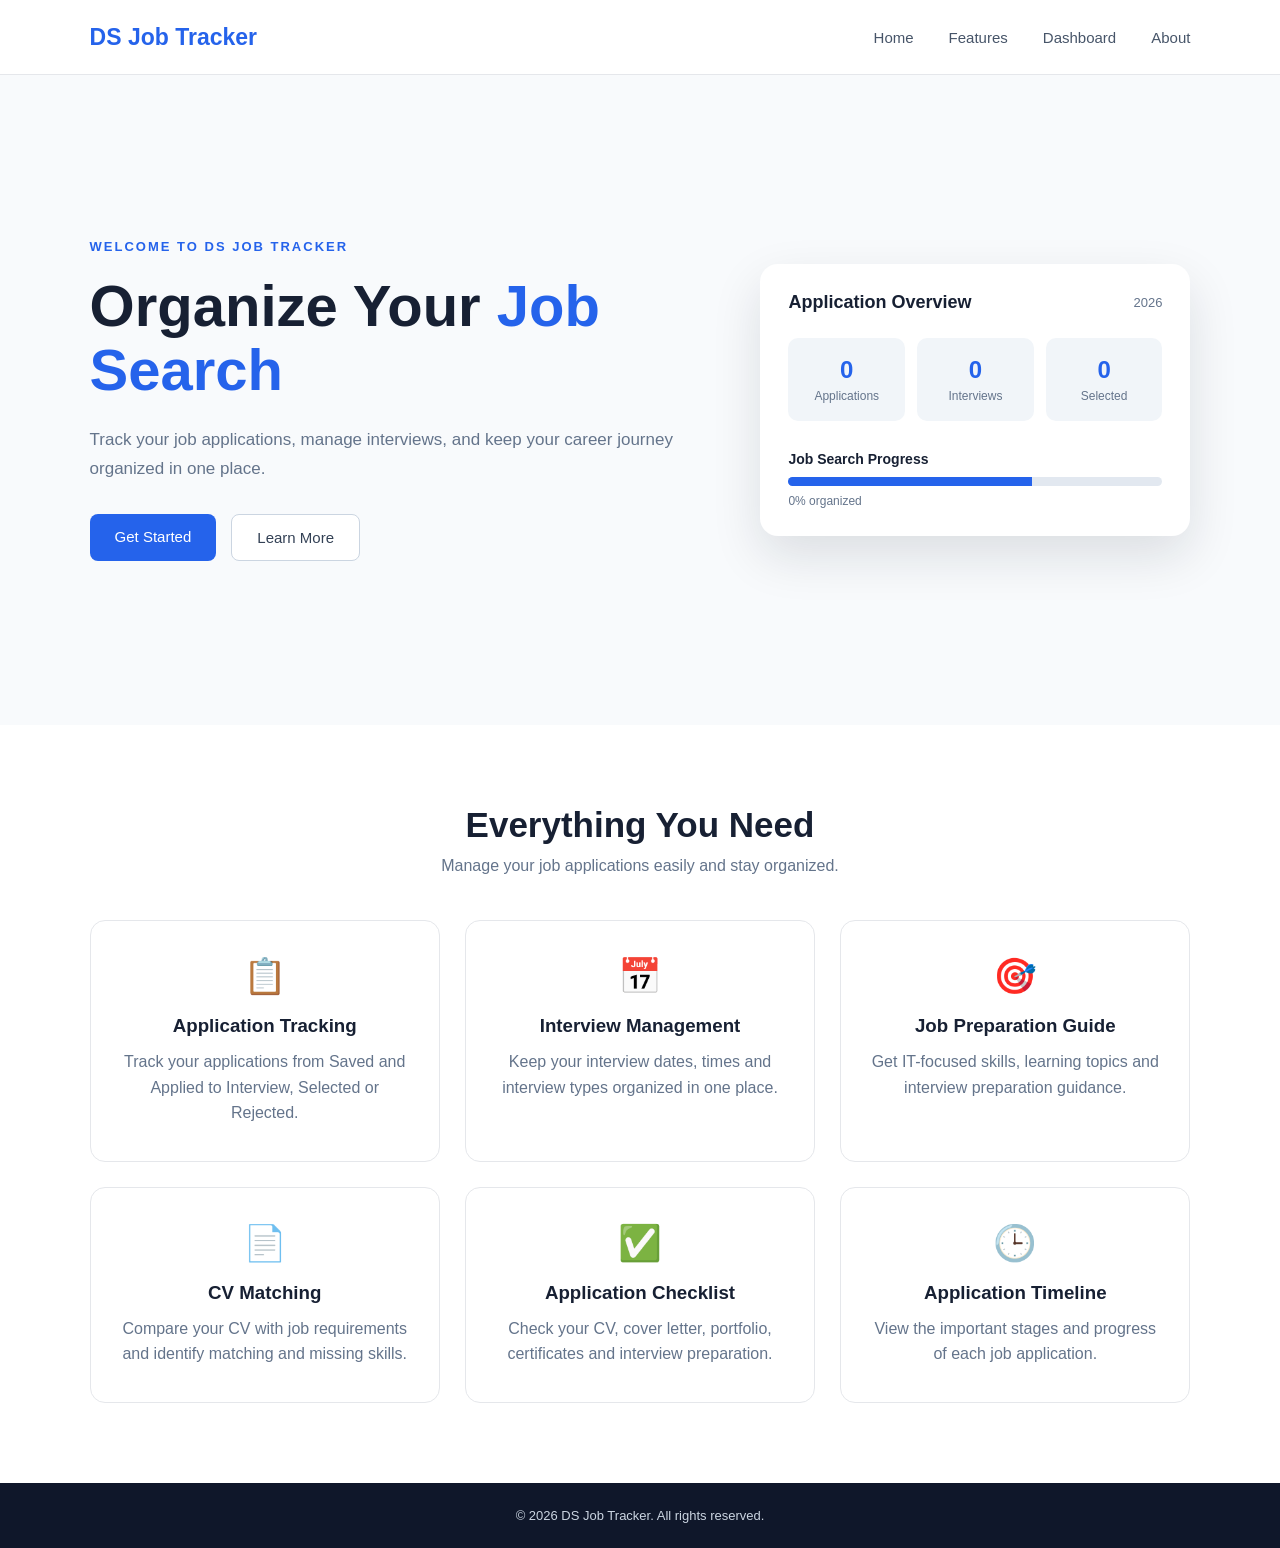
<file: index.html>
<!DOCTYPE html>
<html lang="en">
<head>
    <meta charset="UTF-8">
    <meta name="viewport" content="width=device-width, initial-scale=1.0">

    <title>DS Job Tracker</title>

    <link rel="stylesheet" href="css/style.css">
</head>

<body>

    <header>
        <div class="logo">DS Job Tracker</div>

        <nav>
            <a href="index.html">Home</a>
            <a href="#features">Features</a>
            <a href="dashboard.html">Dashboard</a>
            <a href="#about">About</a>
        </nav>

    </header>

    <main>

        <section class="hero" id="home">

            <div class="hero-content">

                <p class="welcome">WELCOME TO DS JOB TRACKER</p>

                <h1>
                    Organize Your
                    <span>Job Search</span>
                </h1>

                <p class="description">
                    Track your job applications, manage interviews,
                    and keep your career journey organized in one place.
                </p>

                <div class="hero-buttons">
                    <a href="dashboard.html" class="btn-primary">Get Started</a>
                    <button class="secondary-btn" onclick="openLearnMore()">Learn More</button>
                </div>

            </div>

            <div class="hero-card">

                <div class="card-header">
                    <h3>Application Overview</h3>
                    <span id="homeYear">2026</span>
                </div>

                <div class="stats">

                    <div class="stat-box">
                            <h2 id="homeApplications">0</h2>
                            <p>Applications</p>
                        </div>

                        <div class="stat-box">
                            <h2 id="homeInterviews">0</h2>
                            <p>Interviews</p>
                        </div>

                        <div class="stat-box">
                            <h2 id="homeSelected">0</h2>
                            <p>Selected</p>
                    </div>
                </div>

                <div class="progress-section">
                    <p>Job Search Progress</p>

                    <div class="progress-bar">
                        <div class="progress"></div>
                    </div>

                    <span id="homeProgressText">65% organized</span>
                </div>

            </div>

        </section>

        <section class="features" id="features">

            <h2>Everything You Need</h2>

            <p class="section-text">
                Manage your job applications easily and stay organized.
            </p>

            <div class="feature-container">

                <div class="feature-card">
                    <div class="icon">📋</div>
                    <h3>Application Tracking</h3>
                    <p>
                        Track your applications from Saved and Applied
                        to Interview, Selected or Rejected.
                    </p>
                </div>

                <div class="feature-card">
                    <div class="icon">📅</div>
                    <h3>Interview Management</h3>
                    <p>
                        Keep your interview dates, times and interview
                        types organized in one place.
                    </p>
                </div>

                <div class="feature-card">
                    <div class="icon">🎯</div>
                    <h3>Job Preparation Guide</h3>
                    <p>
                        Get IT-focused skills, learning topics and
                        interview preparation guidance.
                    </p>
                </div>

                <div class="feature-card">
                    <div class="icon">📄</div>
                    <h3>CV Matching</h3>
                    <p>
                        Compare your CV with job requirements and
                        identify matching and missing skills.
                    </p>
                </div>

                <div class="feature-card">
                    <div class="icon">✅</div>
                    <h3>Application Checklist</h3>
                    <p>
                        Check your CV, cover letter, portfolio,
                        certificates and interview preparation.
                    </p>
                </div>

                <div class="feature-card">
                    <div class="icon">🕒</div>
                    <h3>Application Timeline</h3>
                    <p>
                        View the important stages and progress of
                        each job application.
                    </p>
                </div>

            </div>

        </section>

    </main>

    <!-- Learn More Modal -->

<div id="learnMoreModal" class="modal">

    <div class="modal-content learn-more-content">

        <span class="close" onclick="closeLearnMore()">
            &times;
        </span>

        <h2>About DS Job Tracker</h2>

        <p>
            DS Job Tracker is a smart job application management system
            designed to help job seekers organize and manage their
            job applications in one place.
        </p>

        <div class="learn-more-section">

            <h3>📌 Main Features</h3>

            <ul>
                <li>Job application tracking</li>
                <li>Application status management</li>
                <li>Interview date, time and type tracking</li>
                <li>Notes and next-action management</li>
                <li>Application timeline</li>
                <li>Job preparation guidance</li>
                <li>Application checklist</li>
                <li>CV Match</li>
                <li>Application statistics dashboard</li>
            </ul>

        </div>

        <div class="learn-more-section">

            <h3>📄 CV Match</h3>

            <p>
                The CV Match feature allows users to upload their CV
                in PDF or TXT format and compare it with the selected
                job role.
            </p>

            <p>
                Currently supported roles:
            </p>

            <div class="role-tags">
                <span>Software QA</span>
                <span>Software Engineer</span>
                <span>Business Analyst</span>
                <span>Frontend Developer</span>
                <span>Data Analyst</span>
            </div>

        </div>

        <div class="learn-more-section">

            <h3>🛠️ Technologies</h3>

            <p>
                HTML • CSS • JavaScript • LocalStorage • PDF.js
            </p>

        </div>

        <div class="learn-more-section">

            <h3>🎯 Purpose</h3>

            <p>
                The goal of this project is to make job application
                tracking more organized while helping users prepare
                for different IT career opportunities.
            </p>

        </div>

    </div>

</div>

    <footer>
        <p>© 2026 DS Job Tracker. All rights reserved.</p>
    </footer>

    <script src="js/app.js"></script>

</body>
</html>
</file>
<file: css/style.css>
/* ========================================
   RESET
======================================== */

* {

    margin: 0;

    padding: 0;

    box-sizing: border-box;

}


html {

    scroll-behavior: smooth;

}


body {

    font-family: Arial, sans-serif;

    background: #f8fafc;

    color: #172033;

}



/* ========================================
   HEADER
======================================== */

header {

    width: 100%;

    height: 75px;

    display: flex;

    align-items: center;

    justify-content: space-between;

    padding: 0 7%;

    background: white;

    border-bottom: 1px solid #e5e7eb;

}


.logo {

    font-size: 23px;

    font-weight: bold;

    color: #2563eb;

}


nav {

    display: flex;

    gap: 35px;

}


nav a {

    text-decoration: none;

    color: #475569;

    font-size: 15px;

}


nav a:hover {

    color: #2563eb;

}


.login-btn {

    padding: 11px 22px;

    border: none;

    border-radius: 8px;

    background: #2563eb;

    color: white;

    cursor: pointer;

}



/* ========================================
   HERO
======================================== */

.hero {

    min-height: 650px;

    padding: 90px 7%;

    display: flex;

    align-items: center;

    justify-content: space-between;

    gap: 60px;

}


.hero-content {

    max-width: 600px;

}


.welcome {

    color: #2563eb;

    font-size: 13px;

    font-weight: bold;

    letter-spacing: 2px;

    margin-bottom: 20px;

}


.hero h1 {

    font-size: 58px;

    line-height: 1.1;

    margin-bottom: 25px;

}


.hero h1 span {

    color: #2563eb;

}


.description {

    color: #64748b;

    font-size: 17px;

    line-height: 1.7;

    margin-bottom: 30px;

}


.hero-buttons {

    display: flex;

    gap: 15px;

}


.primary-btn,
.secondary-btn {

    padding: 14px 25px;

    border-radius: 8px;

    font-size: 15px;

    cursor: pointer;

}

.btn-primary {

    display: inline-block;

    padding: 14px 25px;

    border-radius: 8px;

    font-size: 15px;

    cursor: pointer;

    border: none;

    background: #2563eb;

    color: white;

    text-decoration: none;

}


.secondary-btn {

    border: 1px solid #cbd5e1;

    background: white;

    color: #334155;

}



/* ========================================
   HERO CARD
======================================== */

.hero-card {

    width: 430px;

    padding: 28px;

    background: white;

    border-radius: 18px;

    box-shadow:
        0 20px 50px
        rgba(15, 23, 42, 0.12);

}


.card-header {

    display: flex;

    justify-content: space-between;

    align-items: center;

    margin-bottom: 25px;

}


.card-header h3 {

    font-size: 18px;

}


.card-header span {

    color: #64748b;

    font-size: 13px;

}


.stats {

    display: grid;

    grid-template-columns:
        repeat(3, 1fr);

    gap: 12px;

}


.stat-box {

    padding: 18px 10px;

    text-align: center;

    background: #f1f5f9;

    border-radius: 10px;

}


.stat-box h2 {

    color: #2563eb;

    margin-bottom: 5px;

}


.stat-box p {

    color: #64748b;

    font-size: 12px;

}


.progress-section {

    margin-top: 30px;

}


.progress-section p {

    margin-bottom: 10px;

    font-size: 14px;

    font-weight: bold;

}


.progress-bar {

    height: 9px;

    background: #e2e8f0;

    border-radius: 20px;

    overflow: hidden;

}


.progress {

    width: 65%;

    height: 100%;

    background: #2563eb;

}


.progress-section span {

    display: block;

    margin-top: 8px;

    font-size: 12px;

    color: #64748b;

}



/* ========================================
   FEATURES
======================================== */

.features {

    padding: 80px 7%;

    background: white;

    text-align: center;

}


.features h2 {

    font-size: 35px;

    margin-bottom: 12px;

}


.section-text {

    color: #64748b;

    margin-bottom: 45px;

}


.feature-container {

    display: grid;

    grid-template-columns:
        repeat(3, 1fr);

    gap: 25px;

}


.feature-card {

    padding: 35px 25px;

    border: 1px solid #e5e7eb;

    border-radius: 15px;

    transition: 0.3s;

}


.feature-card:hover {

    transform: translateY(-5px);

    box-shadow:
        0 15px 30px
        rgba(15, 23, 42, 0.08);

}


.icon {

    font-size: 35px;

    margin-bottom: 18px;

}


.feature-card h3 {

    margin-bottom: 12px;

}


.feature-card p {

    color: #64748b;

    line-height: 1.6;

}



/* ========================================
   FOOTER
======================================== */

footer {

    padding: 25px;

    text-align: center;

    background: #0f172a;

    color: #cbd5e1;

    font-size: 13px;

}



/* ========================================
   DASHBOARD
======================================== */

.dashboard {

    padding: 55px 7%;

    min-height:
        calc(100vh - 75px);

    background: #f8fafc;

}


.dashboard-heading {

    display: flex;

    justify-content: space-between;

    align-items: center;

    gap: 30px;

    margin-bottom: 35px;

}


.dashboard-heading h1 {

    font-size: 32px;

    margin: 8px 0;

}


.dashboard-description {

    color: #64748b;

}


.add-job-btn {

    border: none;

    background: #2563eb;

    color: white;

    padding: 13px 22px;

    border-radius: 8px;

    cursor: pointer;

    font-size: 14px;

}


.add-job-btn:hover {

    background: #1d4ed8;

}



/* ========================================
   DASHBOARD STATISTICS
======================================== */

.dashboard-stats {

    display: grid;

    grid-template-columns:
        repeat(4, 1fr);

    gap: 20px;

    margin-bottom: 35px;

}


.dashboard-stat {

    background: white;

    border: 1px solid #e5e7eb;

    border-radius: 12px;

    padding: 22px;

    display: flex;

    align-items: center;

    gap: 15px;

}


.stat-icon {

    width: 45px;

    height: 45px;

    display: flex;

    align-items: center;

    justify-content: center;

    background: #eff6ff;

    border-radius: 10px;

    font-size: 21px;

}


.dashboard-stat p {

    color: #64748b;

    font-size: 13px;

    margin-bottom: 5px;

}


.dashboard-stat h2 {

    font-size: 25px;

}



/* ========================================
   APPLICATION SECTION
======================================== */

.applications-section {

    background: white;

    border: 1px solid #e5e7eb;

    border-radius: 14px;

    padding: 25px;

}


.section-heading {

    display: flex;

    justify-content: space-between;

    align-items: center;

    gap: 20px;

    margin-bottom: 25px;

}


.section-heading h2 {

    font-size: 21px;

    margin-bottom: 5px;

}


.section-heading p {

    color: #64748b;

    font-size: 13px;

}


.filter-area {

    display: flex;

    gap: 10px;

}


.filter-area input,
.filter-area select {

    padding: 10px 13px;

    border: 1px solid #cbd5e1;

    border-radius: 7px;

    outline: none;

}


.filter-area input:focus,
.filter-area select:focus {

    border-color: #2563eb;

}



/* ========================================
   TABLE
======================================== */

.table-container {

    overflow-x: auto;

}


table {

    width: 100%;

    border-collapse: collapse;

}


th {

    text-align: left;

    padding: 15px;

    background: #f8fafc;

    color: #64748b;

    font-size: 13px;

}


td {

    padding: 15px;

    border-bottom:
        1px solid #e5e7eb;

    font-size: 14px;

    vertical-align: middle;

}



/* ========================================
   JOB IMAGE
======================================== */

.job-image {

    width: 65px;

    height: 65px;

    object-fit: cover;

    border-radius: 8px;

    border: 1px solid #e5e7eb;

}


.no-image {

    width: 65px;

    height: 65px;

    display: flex;

    align-items: center;

    justify-content: center;

    background: #f1f5f9;

    border-radius: 8px;

    font-size: 25px;

}



/* ========================================
   STATUS
======================================== */

.status {

    padding: 6px 10px;

    border-radius: 20px;

    font-size: 12px;

    font-weight: bold;

}


.status-saved {

    background: #f1f5f9;

    color: #475569;

}


.status-applied {

    background: #dbeafe;

    color: #1d4ed8;

}


.status-interview {

    background: #fef3c7;

    color: #92400e;

}


.status-selected {

    background: #dcfce7;

    color: #166534;

}


.status-rejected {

    background: #fee2e2;

    color: #991b1b;

}



/* ========================================
   APPLY BUTTONS
======================================== */

.apply-btn,
.apply-email-btn {

    display: inline-block;

    padding: 8px 12px;

    border-radius: 7px;

    text-decoration: none;

    font-size: 12px;

    font-weight: bold;

}


.apply-btn {

    background: #2563eb;

    color: white;

}


.apply-email-btn {

    background: #eef2ff;

    color: #4338ca;

}


.no-apply {

    color: #94a3b8;

    font-size: 12px;

}



/* ========================================
   DELETE
======================================== */

.delete-btn {

    border: none;

    background: #fee2e2;

    color: #dc2626;

    padding: 7px 10px;

    border-radius: 6px;

    cursor: pointer;

    font-size: 12px;

}


.delete-btn:hover {

    background: #fecaca;

}



/* ========================================
   EMPTY
======================================== */

.empty-message {

    text-align: center;

    padding: 70px 20px;

    display: none;

}


.empty-icon {

    font-size: 45px;

    margin-bottom: 15px;

}


.empty-message h3 {

    margin-bottom: 8px;

}


.empty-message p {

    color: #64748b;

    margin-bottom: 20px;

}



/* ========================================
   MODAL
======================================== */

.modal {

    position: fixed;

    inset: 0;

    background:
        rgba(15, 23, 42, 0.55);

    display: none;

    align-items: center;

    justify-content: center;

    padding: 20px;

    z-index: 1000;

}


.modal-content {

    width: 100%;

    max-width: 520px;

    max-height: 90vh;

    overflow-y: auto;

    background: white;

    border-radius: 15px;

    padding: 28px;

}


.modal-header {

    display: flex;

    justify-content: space-between;

    align-items: center;

    margin-bottom: 25px;

}


.close-btn {

    border: none;

    background: none;

    font-size: 28px;

    cursor: pointer;

    color: #64748b;

}


.form-group {

    margin-bottom: 18px;

}


.form-group label {

    display: block;

    font-size: 13px;

    font-weight: bold;

    margin-bottom: 7px;

}


.optional {

    font-weight: normal;

    color: #64748b;

}


.form-group input,
.form-group select {

    width: 100%;

    padding: 12px;

    border: 1px solid #cbd5e1;

    border-radius: 7px;

    outline: none;

}


.form-group input:focus,
.form-group select:focus {

    border-color: #2563eb;

}


.form-group small {

    display: block;

    margin-top: 6px;

    color: #64748b;

    font-size: 11px;

}


.form-actions {

    display: flex;

    justify-content: flex-end;

    gap: 10px;

    margin-top: 25px;

}


.cancel-btn {

    padding: 12px 20px;

    border: 1px solid #cbd5e1;

    background: white;

    border-radius: 7px;

    cursor: pointer;

}



/* ========================================
   RESPONSIVE
======================================== */

@media (max-width: 1000px) {

    .dashboard-stats {

        grid-template-columns:
            repeat(2, 1fr);

    }

}


@media (max-width: 800px) {

    .hero {

        flex-direction: column;

        text-align: center;

    }


    .hero-card {

        width: 100%;

        max-width: 450px;

    }


    .feature-container {

        grid-template-columns: 1fr;

    }


    .dashboard-heading {

        flex-direction: column;

        align-items: flex-start;

    }


    .section-heading {

        flex-direction: column;

        align-items: flex-start;

    }

}


@media (max-width: 600px) {

    nav {

        display: none;

    }


    .dashboard {

        padding: 35px 5%;

    }


    .dashboard-stats {

        grid-template-columns: 1fr;

    }


    .filter-area {

        width: 100%;

        flex-direction: column;

    }


    .filter-area input,
    .filter-area select {

        width: 100%;

    }


    .dashboard-heading h1 {

        font-size: 27px;

    }


    .applications-section {

        padding: 18px;

    }


    .hero h1 {

        font-size: 40px;

    }


    .hero {

        padding: 60px 5%;

    }


    header {

        padding: 0 5%;

    }


    .login-btn {

        display: none;

    }

}

.form-group textarea {

    width: 100%;

    padding: 12px;

    border: 1px solid #cbd5e1;

    border-radius: 7px;

    outline: none;

    resize: vertical;

    font-family: Arial, sans-serif;

    font-size: 14px;

    line-height: 1.5;
}


.form-group textarea:focus {

    border-color: #2563eb;

}

.job-click {
    color: #2563eb;
    font-weight: 600;
    cursor: pointer;
}

.job-click:hover {
    text-decoration: underline;
}

.job-details-content {
    max-width: 650px;
}

.job-details {
    text-align: left;
}

.job-details-image {
    width: 100%;
    max-height: 250px;
    object-fit: contain;
    border-radius: 10px;
    margin-bottom: 20px;
}

.job-details-no-image {
    width: 100%;
    height: 180px;
    display: flex;
    align-items: center;
    justify-content: center;
    background: #f1f5f9;
    border-radius: 10px;
    font-size: 60px;
    margin-bottom: 20px;
}

.job-details h2 {
    margin-bottom: 5px;
}

.job-details h3 {
    margin-bottom: 20px;
    color: #64748b;
}

.description-box {
    margin-top: 20px;
    padding: 15px;
    background: #f8fafc;
    border-radius: 8px;
}

.description-box p {
    margin-top: 8px;
    line-height: 1.6;
    white-space: pre-wrap;
}

/* Edit Button */

.edit-btn {
    background: #2563eb;
    color: white;
    border: none;
    padding: 7px 12px;
    border-radius: 6px;
    cursor: pointer;
    font-size: 13px;
    font-weight: 500;
    margin-right: 6px;
}

.edit-btn:hover {
    background: #1d4ed8;
}

/* Application Timeline */

.timeline {
    margin-top: 15px;
    position: relative;
    padding-left: 30px;
}

.timeline::before {
    content: "";
    position: absolute;
    left: 9px;
    top: 5px;
    bottom: 5px;
    width: 2px;
    background: #cbd5e1;
}

.timeline-item {
    position: relative;
    display: flex;
    gap: 15px;
    margin-bottom: 20px;
}

.timeline-dot {
    position: absolute;
    left: -30px;
    width: 20px;
    height: 20px;
    border-radius: 50%;
    background: #2563eb;
    color: white;
    display: flex;
    align-items: center;
    justify-content: center;
    font-size: 11px;
    font-weight: bold;
    z-index: 1;
}

.timeline-content strong {
    display: block;
    margin-bottom: 4px;
}

.timeline-content p {
    margin: 0;
    color: #64748b;
    font-size: 14px;
}

/* Action Buttons */

.action-buttons {
    display: flex;
    flex-wrap: wrap;
    gap: 6px;
    align-items: center;
}

.edit-btn,
.guidance-btn,
.delete-btn {
    border: none;
    padding: 7px 11px;
    border-radius: 6px;
    cursor: pointer;
    font-size: 12px;
    font-weight: 600;
    transition: 0.2s;
}

.guidance-btn {
    background: #7c3aed;
    color: white;
}

.guidance-btn:hover {
    background: #6d28d9;
}

.edit-btn {
    background: #2563eb;
    color: white;
}

.edit-btn:hover {
    background: #1d4ed8;
}

.delete-btn {
    background: #dc2626;
    color: white;
}

.delete-btn:hover {
    background: #b91c1c;
}

/* Guidance Checklist */

.checklist-item {
    display: flex;
    align-items: center;
    gap: 10px;
    padding: 10px 12px;
    margin-bottom: 8px;
    background: #f8fafc;
    border: 1px solid #e2e8f0;
    border-radius: 7px;
    cursor: pointer;
    font-size: 14px;
}

.checklist-item:hover {
    background: #f1f5f9;
}

.checklist-item input[type="checkbox"] {
    width: 17px;
    height: 17px;
    cursor: pointer;
    flex-shrink: 0;
}

/* Job Guidance */

.guidance-content {
    max-width: 750px;
    width: 90%;
    max-height: 85vh;
    overflow-y: auto;
}

.guidance-content h2 {
    margin-bottom: 8px;
    color: #1e293b;
}

.guidance-content > h3 {
    margin-bottom: 5px;
    color: #2563eb;
}

.guidance-content > p {
    color: #64748b;
    margin-bottom: 25px;
}

.guidance-section {
    margin-top: 18px;
    padding: 18px;
    background: #f8fafc;
    border: 1px solid #e2e8f0;
    border-radius: 10px;
}

.guidance-section h3 {
    margin-top: 0;
    margin-bottom: 14px;
    color: #1e293b;
    font-size: 17px;
}

.guidance-section ul {
    margin: 0;
    padding-left: 22px;
}

.guidance-section li {
    margin-bottom: 8px;
    color: #475569;
    line-height: 1.5;
}

.guidance-section p {
    color: #475569;
    line-height: 1.6;
}

.application-overview {
    padding: 70px 8%;
    background: #f8fafc;
}

.section-title {
    text-align: center;
    margin-bottom: 35px;
}

.section-title h2 {
    font-size: 30px;
    color: #1e293b;
    margin-bottom: 8px;
}

.section-title p {
    color: #64748b;
}

.overview-cards {
    display: grid;
    grid-template-columns: repeat(4, 1fr);
    gap: 20px;
    max-width: 1100px;
    margin: auto;
}

.overview-card {
    background: white;
    padding: 25px;
    border-radius: 12px;
    text-align: center;
    border: 1px solid #e2e8f0;
    box-shadow: 0 4px 12px rgba(0, 0, 0, 0.05);
}

.overview-card h3 {
    font-size: 15px;
    color: #64748b;
    margin-bottom: 12px;
}

.overview-card p {
    font-size: 32px;
    font-weight: bold;
    color: #2563eb;
    margin: 0;
}

/* CV Match Section */

.cv-upload-section {
    margin-top: 20px;
    padding: 20px;
    background: #f8fafc;
    border: 1px solid #e2e8f0;
    border-radius: 12px;
}

.cv-upload-section h3 {
    margin: 0 0 8px;
    color: #1e293b;
    font-size: 18px;
}

.cv-upload-section p {
    margin: 0 0 15px;
    color: #64748b;
    font-size: 14px;
}

.cv-upload-section input[type="file"] {
    width: 100%;
    padding: 10px;
    border: 1px solid #cbd5e1;
    border-radius: 7px;
    background: white;
    font-size: 13px;
    box-sizing: border-box;
}

.cv-match-btn {
    margin-top: 12px;
    padding: 10px 16px;
    border: none;
    border-radius: 7px;
    background: #7c3aed;
    color: white;
    font-size: 14px;
    font-weight: 600;
    cursor: pointer;
}

.cv-match-btn:hover {
    background: #6d28d9;
}

/* CV Match Result */

.cv-result {
    margin-top: 18px;
    padding: 20px;
    border-radius: 14px;
    background: #ffffff;
    border: 1px solid #e2e8f0;
    box-shadow: 0 4px 12px rgba(15, 23, 42, 0.06);
    color: #475569;
}

.cv-result h3 {
    margin: 0 0 5px;
    color: #1e293b;
    font-size: 20px;
}

.cv-result > p {
    margin: 5px 0;
    font-size: 14px;
}

.cv-result > p:nth-of-type(2) {
    margin-top: 16px;
    font-size: 16px;
    font-weight: 600;
    color: #2563eb;
}

/* Match Percentage */

.cv-match-score {
    text-align: center;
    padding: 18px;
    margin: 15px 0 20px;
    background: #f8fafc;
    border-radius: 12px;
}

.cv-match-score .percentage {
    font-size: 38px;
    font-weight: 700;
    color: #2563eb;
    margin-bottom: 8px;
}

.cv-match-score .label {
    font-size: 13px;
    color: #64748b;
}

/* Progress Bar */

.cv-progress {
    width: 100%;
    height: 9px;
    background: #e2e8f0;
    border-radius: 10px;
    overflow: hidden;
    margin-top: 12px;
}

.cv-progress-bar {
    height: 100%;
    background: #2563eb;
    border-radius: 10px;
}

/* Skill Sections */

.cv-skill-section {
    margin-top: 18px;
}

.cv-skill-section h4 {
    margin: 0 0 10px;
    color: #1e293b;
    font-size: 15px;
}

.cv-skill-list {
    display: flex;
    flex-wrap: wrap;
    gap: 8px;
}

.cv-skill {
    padding: 7px 11px;
    border-radius: 20px;
    font-size: 12px;
    font-weight: 600;
}

.cv-skill.matched {
    background: #dcfce7;
    color: #166534;
}

.cv-skill.missing {
    background: #fee2e2;
    color: #991b1b;
}

.cv-result.error {
    background: #fef2f2;
    border-color: #fecaca;
    color: #b91c1c;
}

/* Learn More Modal */

.learn-more-content {
    max-width: 700px;
    width: 90%;
    max-height: 85vh;
    overflow-y: auto;
}

.learn-more-content h2 {
    margin-bottom: 10px;
    color: #1e293b;
}

.learn-more-content > p {
    color: #64748b;
    line-height: 1.6;
    margin-bottom: 20px;
}

.learn-more-section {
    margin-top: 16px;
    padding: 16px;
    background: #f8fafc;
    border: 1px solid #e2e8f0;
    border-radius: 10px;
}

.learn-more-section h3 {
    margin: 0 0 10px;
    color: #1e293b;
    font-size: 16px;
}

.learn-more-section p {
    margin: 6px 0;
    color: #475569;
    line-height: 1.6;
}

.learn-more-section ul {
    margin: 0;
    padding-left: 22px;
}

.learn-more-section li {
    margin-bottom: 7px;
    color: #475569;
    line-height: 1.5;
}

.role-tags {
    display: flex;
    flex-wrap: wrap;
    gap: 8px;
    margin-top: 10px;
}

.role-tags span {
    padding: 7px 12px;
    background: #eef2ff;
    color: #3730a3;
    border-radius: 20px;
    font-size: 12px;
    font-weight: 600;
}
</file>
